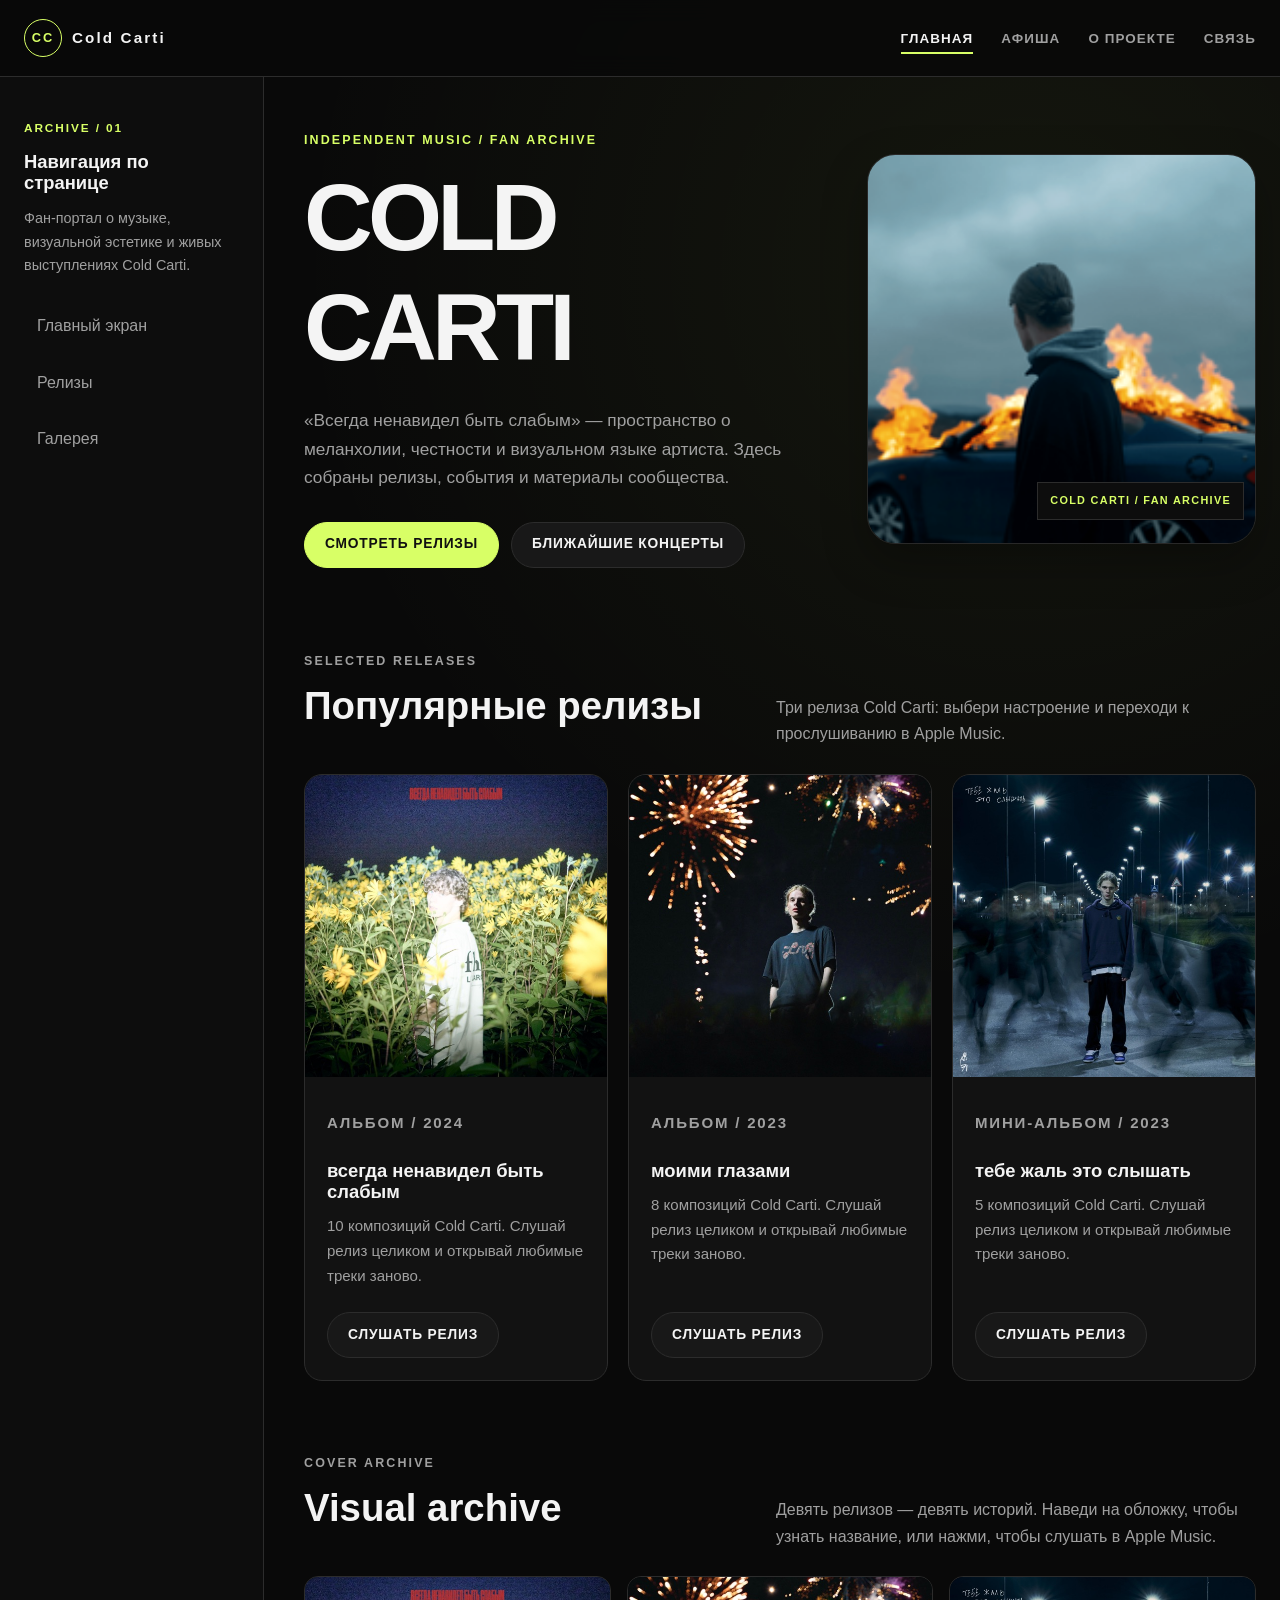
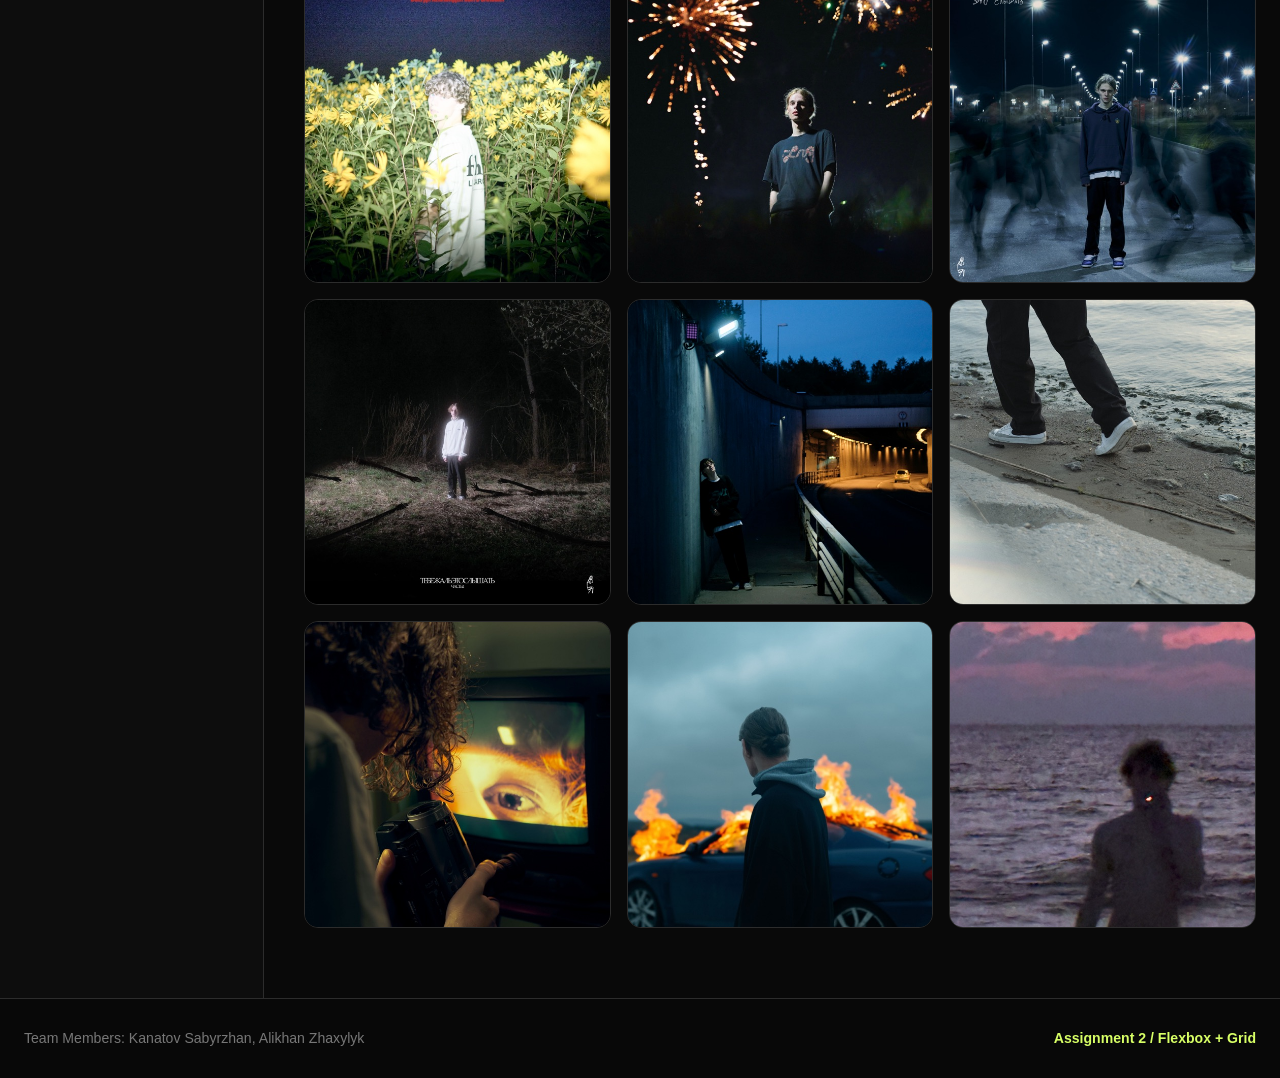
<file: index.html>
<!DOCTYPE html>
<html lang="ru">
<head>
    <meta charset="UTF-8">
    <meta name="viewport" content="width=device-width, initial-scale=1.0">
    <meta name="description" content="Cold Carti fan portal: releases, visual archive and tour information.">
    <title>Cold Carti | Fan Portal</title>
    <link rel="stylesheet" href="style.css">
</head>
<body>
<header id="main-header">
    <div class="header-inner">
        <a class="logo" href="index.html" aria-label="Cold Carti home">
            <span class="logo-mark">CC</span>
            <span>Cold Carti</span>
        </a>
        <nav aria-label="Основная навигация">
            <ul class="nav-menu">
                <li><a class="active" href="index.html">Главная</a></li>
                <li><a href="tour.html">Афиша</a></li>
                <li><a href="about.html">О проекте</a></li>
                <li><a href="contact.html">Связь</a></li>
            </ul>
        </nav>
    </div>
</header>

<aside class="sidebar">
    <div class="sidebar-inner">
        <p class="sidebar-label">Archive / 01</p>
        <h2>Навигация по странице</h2>
        <p>Фан-портал о музыке, визуальной эстетике и живых выступлениях Cold Carti.</p>
        <div class="side-links">
            <a href="#home">Главный экран</a>
            <a href="#releases">Релизы</a>
            <a href="#gallery">Галерея</a>
        </div>
    </div>
</aside>

<main class="page-main">
    <div class="content-wrap">
        <section class="hero" id="home">
            <div class="hero-copy">
                <p class="eyebrow">Independent music / fan archive</p>
                <h1>COLD<br>CARTI</h1>
                <p>«Всегда ненавидел быть слабым» — пространство о меланхолии, честности и визуальном языке артиста. Здесь собраны релизы, события и материалы сообщества.</p>
                <div class="hero-actions">
                    <a class="btn primary" href="#releases">Смотреть релизы</a>
                    <a class="btn" href="tour.html">Ближайшие концерты</a>
                </div>
            </div>
            <div class="hero-art">
                <img src="ywntio.png" alt="Обложка проекта Cold Carti">
            </div>
        </section>

        <section class="section-block" id="releases">
            <div class="section-heading">
                <div>
                    <p class="eyebrow">Selected releases</p>
                    <h2>Популярные релизы</h2>
                </div>
                <p>Три релиза Cold Carti: выбери настроение и переходи к прослушиванию в Apple Music.</p>
            </div>

            <div class="card-row">
                <article class="release-card">
                    <img src="assets/covers/vsegda-nenavidel-byt-slabym.jpg" alt="Обложка релиза Cold Carti — всегда ненавидел быть слабым" width="600" height="600" loading="lazy" decoding="async">
                    <div class="card-body">
                        <p class="card-kicker">Альбом / 2024</p>
                        <h3>всегда ненавидел быть слабым</h3>
                        <p>10 композиций Cold Carti. Слушай релиз целиком и открывай любимые треки заново.</p>
                        <a class="btn" href="https://music.apple.com/us/album/%D0%B2%D1%81%D0%B5%D0%B3%D0%B4%D0%B0-%D0%BD%D0%B5%D0%BD%D0%B0%D0%B2%D0%B8%D0%B4%D0%B5%D0%BB-%D0%B1%D1%8B%D1%82%D1%8C-%D1%81%D0%BB%D0%B0%D0%B1%D1%8B%D0%BC-prod-by-xmindmemories/1889183728?uo=4" target="_blank" rel="noopener noreferrer" aria-label="Слушать всегда ненавидел быть слабым в Apple Music (новая вкладка)">Слушать релиз</a>
                    </div>
                </article>

                <article class="release-card">
                    <img src="assets/covers/moimi-glazami.jpg" alt="Обложка релиза Cold Carti — моими глазами" width="600" height="600" loading="lazy" decoding="async">
                    <div class="card-body">
                        <p class="card-kicker">Альбом / 2023</p>
                        <h3>моими глазами</h3>
                        <p>8 композиций Cold Carti. Слушай релиз целиком и открывай любимые треки заново.</p>
                        <a class="btn" href="https://music.apple.com/us/album/%D0%BC%D0%BE%D0%B8%D0%BC%D0%B8-%D0%B3%D0%BB%D0%B0%D0%B7%D0%B0%D0%BC%D0%B8-prod-by-xmindmemories/1890134839?uo=4" target="_blank" rel="noopener noreferrer" aria-label="Слушать моими глазами в Apple Music (новая вкладка)">Слушать релиз</a>
                    </div>
                </article>

                <article class="release-card">
                    <img src="assets/covers/tebe-zhal-eto-slyshat.jpg" alt="Обложка релиза Cold Carti — тебе жаль это слышать" width="600" height="600" loading="lazy" decoding="async">
                    <div class="card-body">
                        <p class="card-kicker">Мини-альбом / 2023</p>
                        <h3>тебе жаль это слышать</h3>
                        <p>5 композиций Cold Carti. Слушай релиз целиком и открывай любимые треки заново.</p>
                        <a class="btn" href="https://music.apple.com/us/album/%D1%82%D0%B5%D0%B1%D0%B5-%D0%B6%D0%B0%D0%BB%D1%8C-%D1%8D%D1%82%D0%BE-%D1%81%D0%BB%D1%8B%D1%88%D0%B0%D1%82%D1%8C-prod-by-xmindmemories-ep/1893739992?uo=4" target="_blank" rel="noopener noreferrer" aria-label="Слушать тебе жаль это слышать в Apple Music (новая вкладка)">Слушать релиз</a>
                    </div>
                </article>
            </div>
        </section>

        <section class="section-block" id="gallery">
            <div class="section-heading">
                <div>
                    <p class="eyebrow">Cover archive</p>
                    <h2>Visual archive</h2>
                </div>
                <p>Девять релизов — девять историй. Наведи на обложку, чтобы узнать название, или нажми, чтобы слушать в Apple Music.</p>
            </div>

            <div class="gallery-grid">
                <figure class="gallery-item">
                    <a href="https://music.apple.com/us/album/%D0%B2%D1%81%D0%B5%D0%B3%D0%B4%D0%B0-%D0%BD%D0%B5%D0%BD%D0%B0%D0%B2%D0%B8%D0%B4%D0%B5%D0%BB-%D0%B1%D1%8B%D1%82%D1%8C-%D1%81%D0%BB%D0%B0%D0%B1%D1%8B%D0%BC-prod-by-xmindmemories/1889183728?uo=4" target="_blank" rel="noopener noreferrer" aria-label="Слушать всегда ненавидел быть слабым — Cold Carti в Apple Music (новая вкладка)">
                        <img src="assets/covers/vsegda-nenavidel-byt-slabym.jpg" alt="Обложка релиза Cold Carti — всегда ненавидел быть слабым" width="600" height="600" loading="lazy" decoding="async">
                    </a>
                    <figcaption>всегда ненавидел быть слабым <span>2024</span></figcaption>
                </figure>
                <figure class="gallery-item">
                    <a href="https://music.apple.com/us/album/%D0%BC%D0%BE%D0%B8%D0%BC%D0%B8-%D0%B3%D0%BB%D0%B0%D0%B7%D0%B0%D0%BC%D0%B8-prod-by-xmindmemories/1890134839?uo=4" target="_blank" rel="noopener noreferrer" aria-label="Слушать моими глазами — Cold Carti в Apple Music (новая вкладка)">
                        <img src="assets/covers/moimi-glazami.jpg" alt="Обложка релиза Cold Carti — моими глазами" width="600" height="600" loading="lazy" decoding="async">
                    </a>
                    <figcaption>моими глазами <span>2023</span></figcaption>
                </figure>
                <figure class="gallery-item">
                    <a href="https://music.apple.com/us/album/%D1%82%D0%B5%D0%B1%D0%B5-%D0%B6%D0%B0%D0%BB%D1%8C-%D1%8D%D1%82%D0%BE-%D1%81%D0%BB%D1%8B%D1%88%D0%B0%D1%82%D1%8C-prod-by-xmindmemories-ep/1893739992?uo=4" target="_blank" rel="noopener noreferrer" aria-label="Слушать тебе жаль это слышать — Cold Carti в Apple Music (новая вкладка)">
                        <img src="assets/covers/tebe-zhal-eto-slyshat.jpg" alt="Обложка релиза Cold Carti — тебе жаль это слышать" width="600" height="600" loading="lazy" decoding="async">
                    </a>
                    <figcaption>тебе жаль это слышать <span>2023</span></figcaption>
                </figure>
                <figure class="gallery-item">
                    <a href="https://music.apple.com/us/album/%D1%82%D0%B5%D0%B1%D0%B5-%D0%B6%D0%B0%D0%BB%D1%8C-%D1%8D%D1%82%D0%BE-%D1%81%D0%BB%D1%8B%D1%88%D0%B0%D1%82%D1%8C-%D1%87-2-ep/1889122532?uo=4" target="_blank" rel="noopener noreferrer" aria-label="Слушать тебе жаль это слышать, Ч. 2 — Cold Carti в Apple Music (новая вкладка)">
                        <img src="assets/covers/tebe-zhal-eto-slyshat-2.jpg" alt="Обложка релиза Cold Carti — тебе жаль это слышать, Ч. 2" width="600" height="600" loading="lazy" decoding="async">
                    </a>
                    <figcaption>тебе жаль это слышать, Ч. 2 <span>2024</span></figcaption>
                </figure>
                <figure class="gallery-item">
                    <a href="https://music.apple.com/us/album/%D1%81%D0%BA%D0%BE%D1%80%D0%BE-single/1630715590?uo=4" target="_blank" rel="noopener noreferrer" aria-label="Слушать скоро — Cold Carti в Apple Music (новая вкладка)">
                        <img src="assets/covers/skoro.jpg" alt="Обложка релиза Cold Carti — скоро" width="600" height="600" loading="lazy" decoding="async">
                    </a>
                    <figcaption>скоро <span>2022</span></figcaption>
                </figure>
                <figure class="gallery-item">
                    <a href="https://music.apple.com/us/album/%D0%BD%D0%B5-%D1%85%D0%BE%D1%87%D1%83-single/1648867317?uo=4" target="_blank" rel="noopener noreferrer" aria-label="Слушать Не хочу — Cold Carti в Apple Music (новая вкладка)">
                        <img src="assets/covers/ne-hochu.jpg" alt="Обложка релиза Cold Carti — Не хочу" width="600" height="600" loading="lazy" decoding="async">
                    </a>
                    <figcaption>Не хочу <span>2022</span></figcaption>
                </figure>
                <figure class="gallery-item">
                    <a href="https://music.apple.com/us/album/%D0%B4%D0%BE%D0%BC-prod-by-xmindmemories-single/1893861721?uo=4" target="_blank" rel="noopener noreferrer" aria-label="Слушать дом — Cold Carti в Apple Music (новая вкладка)">
                        <img src="assets/covers/dom.jpg" alt="Обложка релиза Cold Carti — дом" width="600" height="600" loading="lazy" decoding="async">
                    </a>
                    <figcaption>дом <span>2023</span></figcaption>
                </figure>
                <figure class="gallery-item">
                    <a href="https://music.apple.com/us/album/%D0%B2%D1%80%D1%8F%D0%B4-%D0%BB%D0%B8-%D1%82%D1%8B-%D0%B2%D1%8B%D0%B2%D0%B5%D0%B7%D0%B5%D1%88%D1%8C-prod-by-xmindmemories-single/1889094362?uo=4" target="_blank" rel="noopener noreferrer" aria-label="Слушать вряд ли ты вывезешь — Cold Carti в Apple Music (новая вкладка)">
                        <img src="assets/covers/vryad-li-ty-vyvezesh.jpg" alt="Обложка релиза Cold Carti — вряд ли ты вывезешь" width="600" height="600" loading="lazy" decoding="async">
                    </a>
                    <figcaption>вряд ли ты вывезешь <span>2023</span></figcaption>
                </figure>
                <figure class="gallery-item">
                    <a href="https://music.apple.com/us/album/%D0%B1%D0%BE%D0%BB%D1%8C%D1%88%D0%B5-%D0%BD%D0%B5-%D0%B1%D1%83%D0%B4%D0%B5%D1%82-%D0%B3%D1%80%D1%83%D1%81%D1%82%D0%BD%D0%BE-single/1889481625?uo=4" target="_blank" rel="noopener noreferrer" aria-label="Слушать больше не будет грустно — Cold Carti в Apple Music (новая вкладка)">
                        <img src="assets/covers/bolshe-ne-budet-grustno.jpg" alt="Обложка релиза Cold Carti — больше не будет грустно" width="600" height="600" loading="lazy" decoding="async">
                    </a>
                    <figcaption>больше не будет грустно <span>2025</span></figcaption>
                </figure>
            </div>
        </section>
    </div>
</main>

<footer>
    <p>Team Members: Kanatov Sabyrzhan, Alikhan Zhaxylyk</p>
    <p class="footer-tag">Assignment 2 / Flexbox + Grid</p>
</footer>
</body>
</html>
</file>
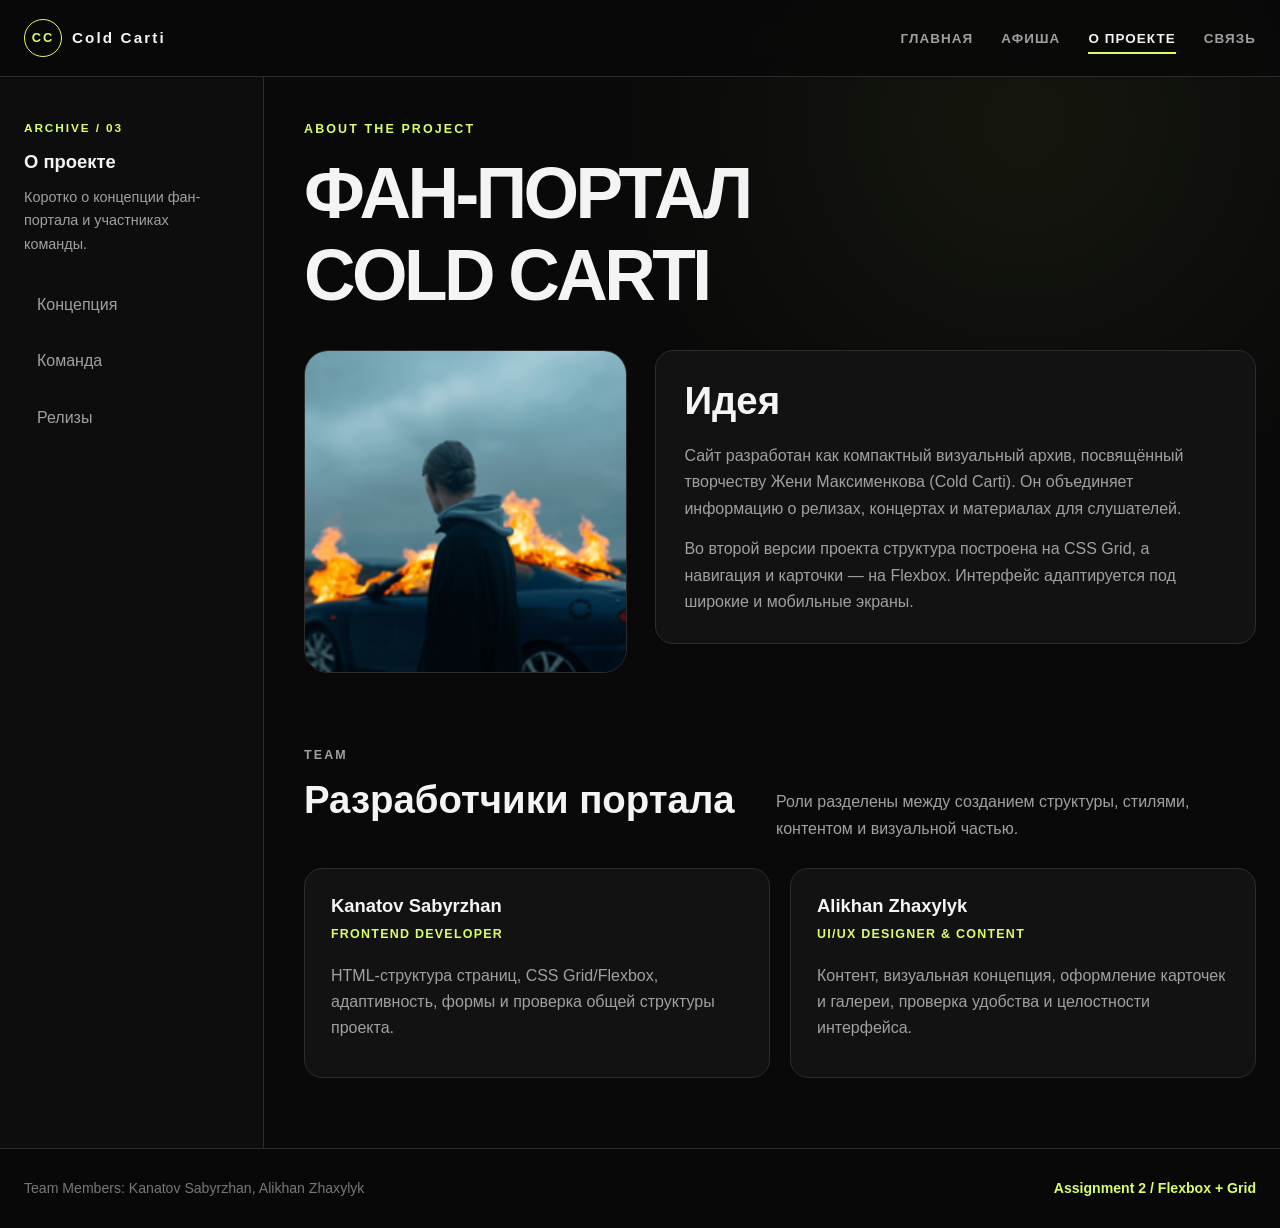
<file: about.html>
<!DOCTYPE html>
<html lang="ru">
<head>
    <meta charset="UTF-8">
    <meta name="viewport" content="width=device-width, initial-scale=1.0">
    <meta name="description" content="About the Cold Carti fan portal and its development team.">
    <title>Cold Carti | О проекте</title>
    <link rel="stylesheet" href="style.css">
</head>
<body>
<header id="main-header">
    <div class="header-inner">
        <a class="logo" href="index.html" aria-label="Cold Carti home">
            <span class="logo-mark">CC</span>
            <span>Cold Carti</span>
        </a>
        <nav aria-label="Основная навигация">
            <ul class="nav-menu">
                <li><a href="index.html">Главная</a></li>
                <li><a href="tour.html">Афиша</a></li>
                <li><a class="active" href="about.html">О проекте</a></li>
                <li><a href="contact.html">Связь</a></li>
            </ul>
        </nav>
    </div>
</header>

<aside class="sidebar">
    <div class="sidebar-inner">
        <p class="sidebar-label">Archive / 03</p>
        <h2>О проекте</h2>
        <p>Коротко о концепции фан-портала и участниках команды.</p>
        <div class="side-links">
            <a href="#story">Концепция</a>
            <a href="#team">Команда</a>
            <a href="index.html#releases">Релизы</a>
        </div>
    </div>
</aside>

<main class="page-main">
    <div class="content-wrap">
        <p class="eyebrow">About the project</p>
        <h1>ФАН-ПОРТАЛ<br>COLD CARTI</h1>

        <section class="about-grid" id="story">
            <img class="about-cover" src="ywntio.png" alt="Обложка Cold Carti">
            <div class="about-panel">
                <h2>Идея</h2>
                <p>Сайт разработан как компактный визуальный архив, посвящённый творчеству Жени Максименкова (Cold Carti). Он объединяет информацию о релизах, концертах и материалах для слушателей.</p>
                <p>Во второй версии проекта структура построена на CSS Grid, а навигация и карточки — на Flexbox. Интерфейс адаптируется под широкие и мобильные экраны.</p>
            </div>
        </section>

        <section class="section-block" id="team">
            <div class="section-heading">
                <div>
                    <p class="eyebrow">Team</p>
                    <h2>Разработчики портала</h2>
                </div>
                <p>Роли разделены между созданием структуры, стилями, контентом и визуальной частью.</p>
            </div>

            <div class="team-grid">
                <article class="team-card">
                    <h3>Kanatov Sabyrzhan</h3>
                    <p class="role">Frontend Developer</p>
                    <p>HTML-структура страниц, CSS Grid/Flexbox, адаптивность, формы и проверка общей структуры проекта.</p>
                </article>
                <article class="team-card">
                    <h3>Alikhan Zhaxylyk</h3>
                    <p class="role">UI/UX Designer & Content</p>
                    <p>Контент, визуальная концепция, оформление карточек и галереи, проверка удобства и целостности интерфейса.</p>
                </article>
            </div>
        </section>
    </div>
</main>

<footer>
    <p>Team Members: Kanatov Sabyrzhan, Alikhan Zhaxylyk</p>
    <p class="footer-tag">Assignment 2 / Flexbox + Grid</p>
</footer>
</body>
</html>
</file>
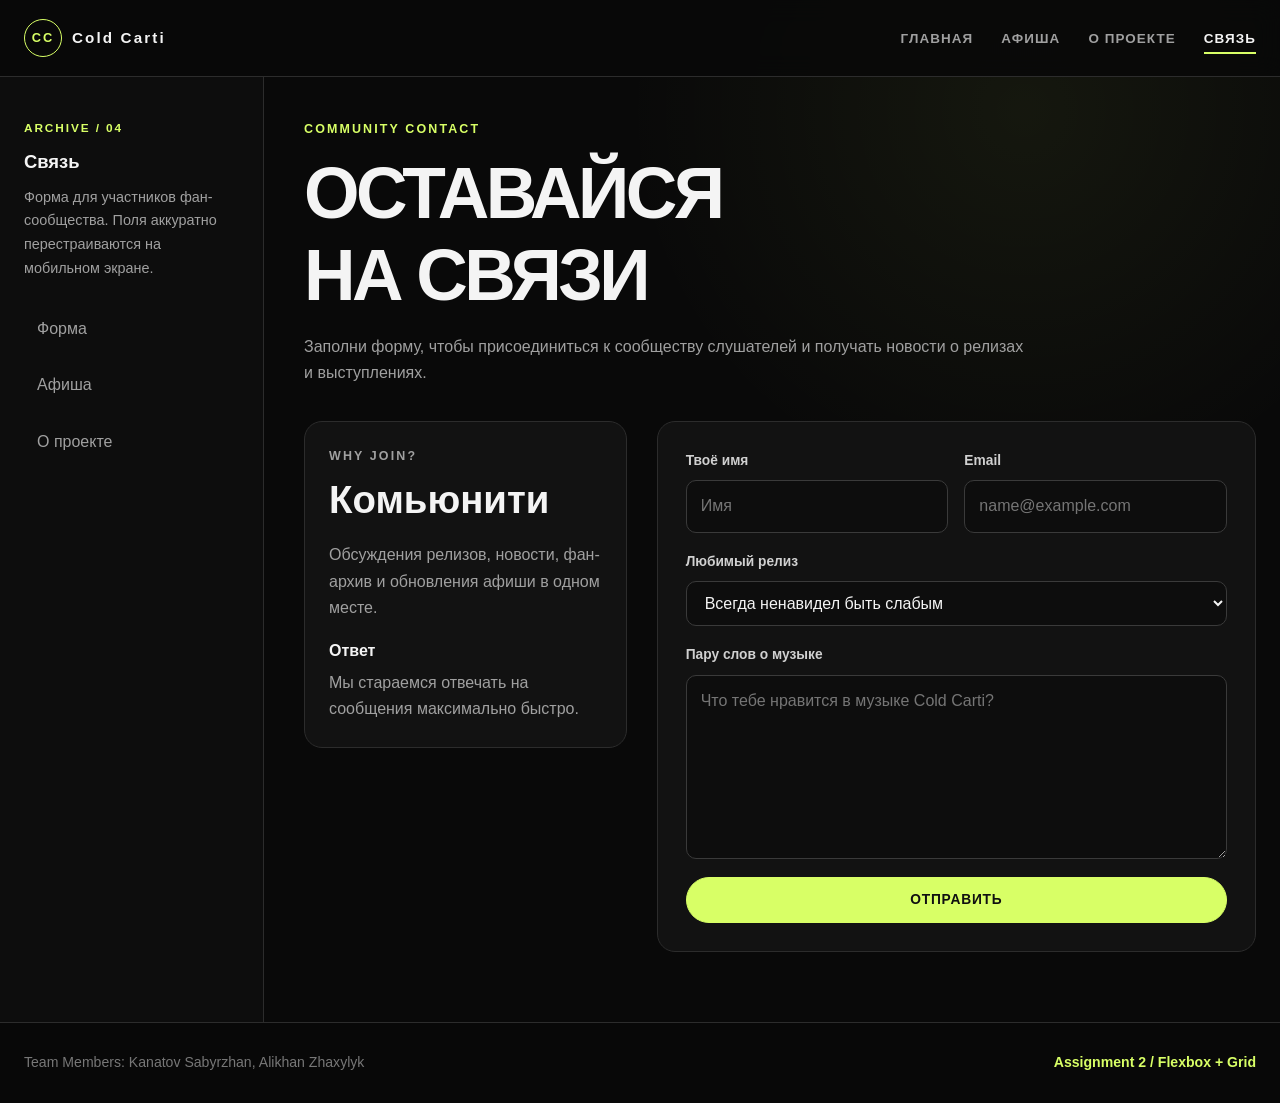
<file: contact.html>
<!DOCTYPE html>
<html lang="ru">
<head>
    <meta charset="UTF-8">
    <meta name="viewport" content="width=device-width, initial-scale=1.0">
    <meta name="description" content="Contact form for the Cold Carti fan community.">
    <title>Cold Carti | Связь</title>
    <link rel="stylesheet" href="style.css">
</head>
<body>
<header id="main-header">
    <div class="header-inner">
        <a class="logo" href="index.html" aria-label="Cold Carti home">
            <span class="logo-mark">CC</span>
            <span>Cold Carti</span>
        </a>
        <nav aria-label="Основная навигация">
            <ul class="nav-menu">
                <li><a href="index.html">Главная</a></li>
                <li><a href="tour.html">Афиша</a></li>
                <li><a href="about.html">О проекте</a></li>
                <li><a class="active" href="contact.html">Связь</a></li>
            </ul>
        </nav>
    </div>
</header>

<aside class="sidebar">
    <div class="sidebar-inner">
        <p class="sidebar-label">Archive / 04</p>
        <h2>Связь</h2>
        <p>Форма для участников фан-сообщества. Поля аккуратно перестраиваются на мобильном экране.</p>
        <div class="side-links">
            <a href="#form">Форма</a>
            <a href="tour.html">Афиша</a>
            <a href="about.html">О проекте</a>
        </div>
    </div>
</aside>

<main class="page-main">
    <div class="content-wrap">
        <p class="eyebrow">Community contact</p>
        <h1>ОСТАВАЙСЯ<br>НА СВЯЗИ</h1>
        <p class="intro-text">Заполни форму, чтобы присоединиться к сообществу слушателей и получать новости о релизах и выступлениях.</p>

        <section class="contact-layout" id="form">
            <div class="contact-note">
                <p class="eyebrow">Why join?</p>
                <h2>Комьюнити</h2>
                <p>Обсуждения релизов, новости, фан-архив и обновления афиши в одном месте.</p>
                <strong>Ответ</strong>
                <p>Мы стараемся отвечать на сообщения максимально быстро.</p>
            </div>

            <form action="#" method="get" class="booking-form">
                <div class="form-row">
                    <div class="form-group">
                        <label for="name">Твоё имя</label>
                        <input type="text" id="name" name="name" placeholder="Имя" required>
                    </div>
                    <div class="form-group">
                        <label for="email">Email</label>
                        <input type="email" id="email" name="email" placeholder="name@example.com" required>
                    </div>
                </div>

                <div class="form-group">
                    <label for="album">Любимый релиз</label>
                    <select id="album" name="album">
                        <option value="weak">Всегда ненавидел быть слабым</option>
                        <option value="eyes">Моими глазами</option>
                        <option value="sorry">Тебе жаль это слышать</option>
                    </select>
                </div>

                <div class="form-group">
                    <label for="message">Пару слов о музыке</label>
                    <textarea id="message" name="message" rows="6" placeholder="Что тебе нравится в музыке Cold Carti?"></textarea>
                </div>

                <button type="submit" class="btn primary">Отправить</button>
            </form>
        </section>
    </div>
</main>

<footer>
    <p>Team Members: Kanatov Sabyrzhan, Alikhan Zhaxylyk</p>
    <p class="footer-tag">Assignment 2 / Flexbox + Grid</p>
</footer>
</body>
</html>
</file>
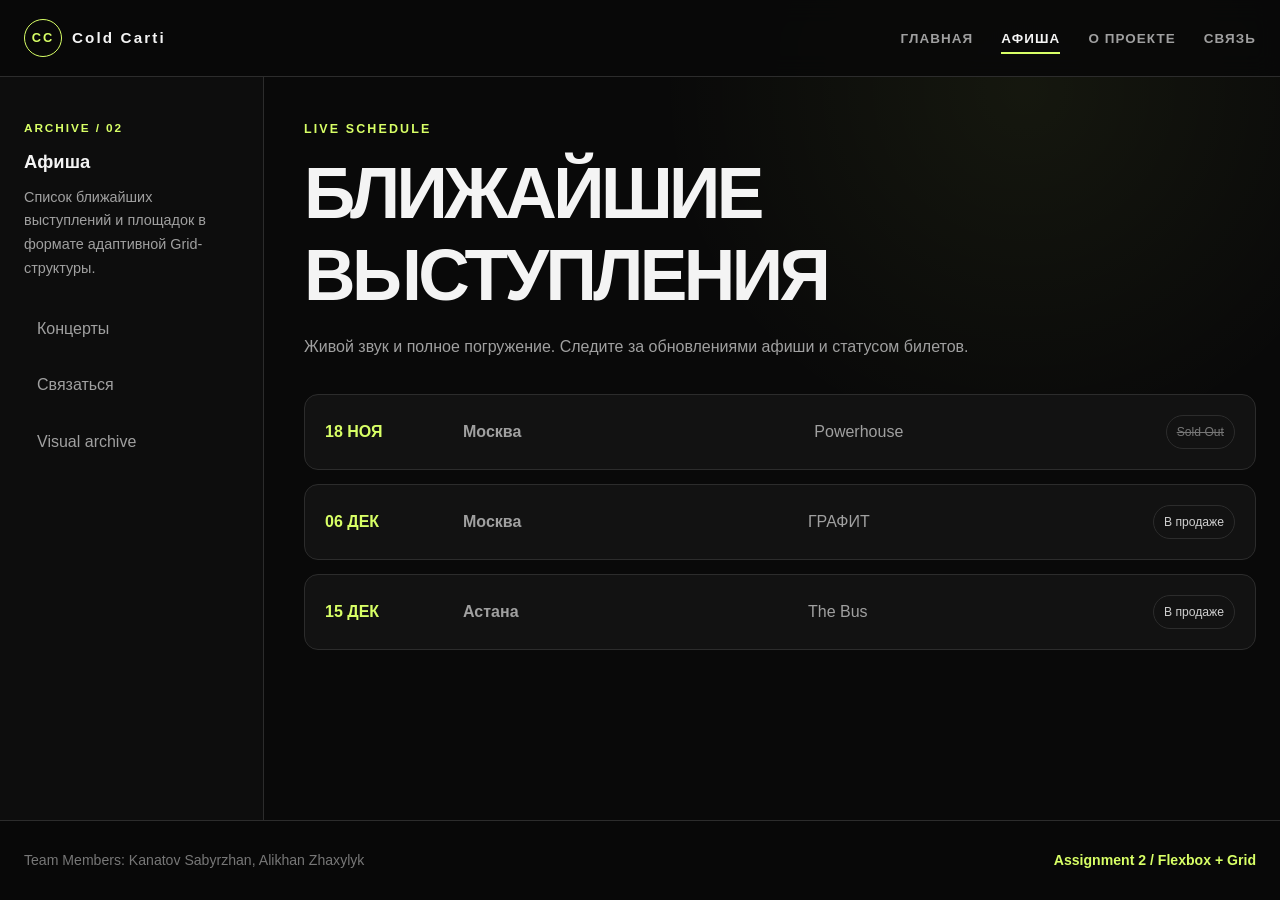
<file: tour.html>
<!DOCTYPE html>
<html lang="ru">
<head>
    <meta charset="UTF-8">
    <meta name="viewport" content="width=device-width, initial-scale=1.0">
    <meta name="description" content="Cold Carti tour dates and event information.">
    <title>Cold Carti | Афиша</title>
    <link rel="stylesheet" href="style.css">
</head>
<body>
<header id="main-header">
    <div class="header-inner">
        <a class="logo" href="index.html" aria-label="Cold Carti home">
            <span class="logo-mark">CC</span>
            <span>Cold Carti</span>
        </a>
        <nav aria-label="Основная навигация">
            <ul class="nav-menu">
                <li><a href="index.html">Главная</a></li>
                <li><a class="active" href="tour.html">Афиша</a></li>
                <li><a href="about.html">О проекте</a></li>
                <li><a href="contact.html">Связь</a></li>
            </ul>
        </nav>
    </div>
</header>

<aside class="sidebar">
    <div class="sidebar-inner">
        <p class="sidebar-label">Archive / 02</p>
        <h2>Афиша</h2>
        <p>Список ближайших выступлений и площадок в формате адаптивной Grid-структуры.</p>
        <div class="side-links">
            <a href="#tour-list">Концерты</a>
            <a href="contact.html">Связаться</a>
            <a href="index.html#gallery">Visual archive</a>
        </div>
    </div>
</aside>

<main class="page-main">
    <div class="content-wrap">
        <p class="eyebrow">Live schedule</p>
        <h1>БЛИЖАЙШИЕ<br>ВЫСТУПЛЕНИЯ</h1>
        <p class="intro-text">Живой звук и полное погружение. Следите за обновлениями афиши и статусом билетов.</p>

        <section class="tour-list" id="tour-list" aria-label="Список концертов">
            <article class="tour-row">
                <div class="tour-date">18 НОЯ</div>
                <div class="tour-city"><strong>Москва</strong></div>
                <div class="tour-venue">Powerhouse</div>
                <div class="status sold-out">Sold Out</div>
            </article>
            <article class="tour-row">
                <div class="tour-date">06 ДЕК</div>
                <div class="tour-city"><strong>Москва</strong></div>
                <div class="tour-venue">ГРАФИТ</div>
                <div class="status">В продаже</div>
            </article>
            <article class="tour-row">
                <div class="tour-date">15 ДЕК</div>
                <div class="tour-city"><strong>Астана</strong></div>
                <div class="tour-venue">The Bus</div>
                <div class="status">В продаже</div>
            </article>
        </section>
    </div>
</main>

<footer>
    <p>Team Members: Kanatov Sabyrzhan, Alikhan Zhaxylyk</p>
    <p class="footer-tag">Assignment 2 / Flexbox + Grid</p>
</footer>
</body>
</html>
</file>
<file: style.css>
/* =========================================================
   Assignment 2 - Advanced CSS: Flexbox & Grid
   Project: Cold Carti fan portal
   ========================================================= */

* {
    margin: 0;
    padding: 0;
    box-sizing: border-box;
}

:root {
    --bg: #090909;
    --surface: #121212;
    --surface-2: #181818;
    --surface-3: #202020;
    --text: #f4f4f4;
    --muted: #a0a0a0;
    --border: #2c2c2c;
    --accent: #d8ff66;
    --accent-dark: #a9cc3e;
    --radius: 18px;
    --shadow: 0 18px 45px rgba(0, 0, 0, 0.28);
    --page-gutter: max(24px, calc((100vw - 1400px) / 2));
}

html {
    scroll-behavior: smooth;
}

body {
    min-height: 100vh;
    background:
        radial-gradient(circle at 80% 10%, rgba(216, 255, 102, 0.06), transparent 28%),
        var(--bg);
    color: var(--text);
    font-family: Arial, Helvetica, sans-serif;
    line-height: 1.65;

    /* Task 3: parent Grid container with named areas */
    display: grid;
    grid-template-columns: calc(var(--page-gutter) + 240px) minmax(0, 1fr);
    grid-template-rows: auto 1fr auto;
    grid-template-areas:
        "header header"
        "sidebar main"
        "footer footer";
}

img {
    max-width: 100%;
}

a {
    color: inherit;
}

button,
input,
select,
textarea {
    font: inherit;
}

/* =========================================================
   Task 1: Flexbox Navigation
   logo on the left, links on the right
   ========================================================= */
#main-header {
    grid-area: header;
    position: sticky;
    top: 0;
    z-index: 20;
    border-bottom: 1px solid var(--border);
    background: rgba(9, 9, 9, 0.93);
    backdrop-filter: blur(12px);
}

.header-inner {
    width: min(1400px, calc(100% - 48px));
    min-height: 76px;
    margin: 0 auto;
    display: flex;
    align-items: center;
    justify-content: space-between;
    gap: 28px;
}

.logo {
    display: inline-flex;
    align-items: center;
    gap: 10px;
    text-decoration: none;
    font-size: 0.95rem;
    font-weight: 800;
    letter-spacing: 0.14em;
    white-space: nowrap;
}

.logo-mark {
    display: inline-grid;
    place-items: center;
    width: 38px;
    height: 38px;
    border: 1px solid var(--accent);
    border-radius: 50%;
    color: var(--accent);
    font-size: 0.8rem;
}

.nav-menu {
    display: flex;
    align-items: center;
    justify-content: flex-end;
    gap: 28px;
    list-style: none;
}

.nav-menu a {
    position: relative;
    color: var(--muted);
    text-decoration: none;
    font-size: 0.84rem;
    font-weight: 700;
    letter-spacing: 0.08em;
    text-transform: uppercase;
    transition: color 0.25s ease;
}

.nav-menu a::after {
    content: "";
    position: absolute;
    left: 0;
    bottom: -8px;
    width: 100%;
    height: 2px;
    background: var(--accent);
    transform: scaleX(0);
    transform-origin: left;
    transition: transform 0.25s ease;
}

.nav-menu a:hover,
.nav-menu a.active {
    color: var(--text);
}

.nav-menu a:hover::after,
.nav-menu a.active::after {
    transform: scaleX(1);
}

/* =========================================================
   Task 3: Grid Areas - Sidebar / Main / Footer
   ========================================================= */
.sidebar {
    grid-area: sidebar;
    min-width: 0;
    padding: 42px 28px 42px var(--page-gutter);
    border-right: 1px solid var(--border);
    background: #0d0d0d;
}

.sidebar-inner {
    position: sticky;
    top: 112px;
}

.sidebar-label {
    margin-bottom: 12px;
    color: var(--accent);
    font-size: 0.74rem;
    font-weight: 800;
    letter-spacing: 0.16em;
    text-transform: uppercase;
}

.sidebar h2 {
    margin-bottom: 14px;
    font-size: 1.15rem;
}

.sidebar p:not(.sidebar-label) {
    color: var(--muted);
    font-size: 0.9rem;
}

.side-links {
    display: flex;
    flex-direction: column;
    gap: 8px;
    margin-top: 24px;
}

.side-links a {
    padding: 10px 12px;
    border: 1px solid transparent;
    border-radius: 10px;
    color: var(--muted);
    text-decoration: none;
    transition: 0.25s ease;
}

.side-links a:hover {
    border-color: var(--border);
    background: var(--surface);
    color: var(--text);
    transform: translateX(4px);
}

.page-main {
    grid-area: main;
    min-width: 0;
    padding: 42px var(--page-gutter) 70px 40px;
}

.content-wrap {
    width: 100%;
    container-type: inline-size;
}

footer {
    grid-area: footer;
    display: flex;
    align-items: center;
    justify-content: space-between;
    gap: 24px;
    padding: 28px var(--page-gutter);
    border-top: 1px solid var(--border);
    color: #777;
    background: #080808;
    font-size: 0.88rem;
}

.footer-tag {
    color: var(--accent);
    font-weight: 700;
}

/* =========================================================
   Common content
   ========================================================= */
.eyebrow {
    margin-bottom: 12px;
    color: var(--accent);
    font-size: 0.78rem;
    font-weight: 800;
    letter-spacing: 0.17em;
    text-transform: uppercase;
}

h1,
h2,
h3 {
    line-height: 1.15;
}

h1 {
    max-width: 850px;
    font-size: clamp(2rem, 7.5cqi, 5.2rem);
    letter-spacing: -0.05em;
    overflow-wrap: anywhere;
}

h2 {
    margin-bottom: 20px;
    font-size: clamp(1.65rem, 3vw, 2.4rem);
}

h3 {
    font-size: 1.15rem;
}

.section-block {
    margin-top: 72px;
    scroll-margin-top: 110px;
}

.hero {
    display: grid;
    grid-template-columns: minmax(0, 1.15fr) minmax(0, 0.85fr);
    align-items: center;
    gap: 36px;
    min-height: 460px;
    scroll-margin-top: 110px;
}

.hero h1 {
    font-size: clamp(3.5rem, 10cqi, 6.2rem);
}

.hero-copy p:not(.eyebrow) {
    max-width: 680px;
    margin-top: 24px;
    color: var(--muted);
    font-size: 1.08rem;
}

.hero-actions {
    display: flex;
    flex-wrap: wrap;
    gap: 12px;
    margin-top: 30px;
}

.btn {
    display: inline-flex;
    align-items: center;
    justify-content: center;
    min-height: 46px;
    padding: 0 20px;
    border: 1px solid var(--border);
    border-radius: 999px;
    background: var(--surface-2);
    color: var(--text);
    text-decoration: none;
    font-size: 0.86rem;
    font-weight: 800;
    letter-spacing: 0.06em;
    text-transform: uppercase;
    cursor: pointer;
    transition: transform 0.25s ease, border-color 0.25s ease, background 0.25s ease;
}

.btn:hover {
    transform: translateY(-2px);
    border-color: var(--accent);
}

.btn.primary {
    border-color: var(--accent);
    background: var(--accent);
    color: #101010;
}

.btn.primary:hover {
    background: var(--accent-dark);
}

.hero-art {
    position: relative;
}

.hero-art img {
    display: block;
    width: 100%;
    aspect-ratio: 1 / 1;
    object-fit: cover;
    border: 1px solid var(--border);
    border-radius: 28px;
    box-shadow: var(--shadow);
    filter: saturate(0.82) contrast(1.05);
}

.hero-art::before {
    content: "COLD CARTI / FAN ARCHIVE";
    position: absolute;
    right: 12px;
    bottom: 24px;
    z-index: 1;
    padding: 9px 12px;
    border: 1px solid var(--border);
    background: #0d0d0d;
    color: var(--accent);
    font-size: 0.68rem;
    font-weight: 800;
    letter-spacing: 0.12em;
}

.section-heading {
    display: flex;
    align-items: end;
    justify-content: space-between;
    gap: 20px;
    margin-bottom: 26px;
}

.section-heading p {
    max-width: 480px;
    color: var(--muted);
}

/* =========================================================
   Task 2: Flexbox Card Row
   at least 3 cards, equal height, gap, hover
   ========================================================= */
.card-row {
    display: flex;
    align-items: stretch;
    gap: 20px;
}

.release-card {
    flex: 1 1 0;
    min-width: 0;
    display: flex;
    flex-direction: column;
    overflow: hidden;
    border: 1px solid var(--border);
    border-radius: var(--radius);
    background: var(--surface);
    transition: transform 0.28s ease, box-shadow 0.28s ease, border-color 0.28s ease;
}

.release-card:hover {
    transform: translateY(-8px);
    border-color: #4b4b4b;
    box-shadow: var(--shadow);
}

.release-card img {
    display: block;
    width: 100%;
    height: auto;
    aspect-ratio: 1;
    object-fit: cover;
}

.card-body {
    flex: 1;
    display: flex;
    flex-direction: column;
    padding: 22px;
}

.card-kicker {
    margin-bottom: 8px;
    color: var(--accent);
    font-size: 0.72rem;
    font-weight: 800;
    letter-spacing: 0.12em;
    text-transform: uppercase;
}

.card-body p {
    margin: 12px 0 24px;
    color: var(--muted);
    font-size: 0.94rem;
}

.card-body .btn {
    margin-top: auto;
    align-self: flex-start;
}

/* =========================================================
   Task 4: CSS Grid Image Gallery
   9 images + consistent gaps + hover captions
   ========================================================= */
.gallery-grid {
    display: grid;
    grid-template-columns: repeat(3, minmax(0, 1fr));
    grid-auto-rows: auto;
    gap: 16px;
}

.gallery-item {
    position: relative;
    aspect-ratio: 1;
    overflow: hidden;
    border: 1px solid var(--border);
    border-radius: 14px;
    background: var(--surface);
}

.gallery-item a {
    display: block;
    height: 100%;
}

.gallery-item:focus-within {
    outline: 2px solid var(--accent);
    outline-offset: 4px;
}

.gallery-item img {
    display: block;
    width: 100%;
    height: 100%;
    object-fit: cover;
    transition: transform 0.4s ease, filter 0.4s ease;
}

.gallery-item figcaption {
    position: absolute;
    inset: auto 0 0;
    padding: 48px 16px 14px;
    background: linear-gradient(transparent, rgba(0, 0, 0, 0.92));
    color: #fff;
    font-size: 0.86rem;
    font-weight: 700;
    letter-spacing: 0.04em;
    transform: translateY(100%);
    transition: transform 0.32s ease;
    pointer-events: none;
}

.gallery-item figcaption span {
    display: block;
    margin-top: 4px;
    color: var(--accent);
    font-size: 0.75rem;
}

.gallery-item:hover img,
.gallery-item:focus-within img {
    transform: scale(1.03);
}

.gallery-item:hover figcaption,
.gallery-item:focus-within figcaption {
    transform: translateY(0);
}

@media (hover: none) {
    .gallery-item figcaption {
        transform: translateY(0);
    }
}

/* =========================================================
   Tour page
   ========================================================= */
.intro-text {
    max-width: 720px;
    margin-top: 18px;
    color: var(--muted);
}

.tour-list {
    display: grid;
    gap: 14px;
    margin-top: 34px;
}

.tour-row {
    display: grid;
    grid-template-columns: 120px 1fr 1fr auto;
    align-items: center;
    gap: 18px;
    padding: 20px;
    border: 1px solid var(--border);
    border-radius: 14px;
    background: var(--surface);
    transition: transform 0.25s ease, border-color 0.25s ease;
}

.tour-row:hover {
    transform: translateX(5px);
    border-color: #454545;
}

.tour-date {
    color: var(--accent);
    font-weight: 800;
}

.tour-venue,
.tour-city {
    color: var(--muted);
}

.status {
    padding: 6px 10px;
    border: 1px solid var(--border);
    border-radius: 999px;
    color: #cfcfcf;
    font-size: 0.76rem;
    white-space: nowrap;
}

.status.sold-out {
    color: #767676;
    text-decoration: line-through;
}

/* =========================================================
   About page
   ========================================================= */
.about-grid {
    display: grid;
    grid-template-columns: 0.7fr 1.3fr;
    gap: 28px;
    align-items: start;
    margin-top: 34px;
}

.about-cover {
    width: 100%;
    aspect-ratio: 1 / 1;
    object-fit: cover;
    border-radius: 24px;
    border: 1px solid var(--border);
}

.about-panel {
    padding: 28px;
    border: 1px solid var(--border);
    border-radius: var(--radius);
    background: var(--surface);
}

.about-panel p + p {
    margin-top: 14px;
}

.about-panel p {
    color: var(--muted);
}

.team-grid {
    display: grid;
    grid-template-columns: repeat(2, minmax(0, 1fr));
    gap: 20px;
}

.team-card {
    min-height: 210px;
    padding: 26px;
    border: 1px solid var(--border);
    border-radius: var(--radius);
    background: var(--surface);
}

.team-card .role {
    margin: 8px 0 18px;
    color: var(--accent);
    font-size: 0.78rem;
    font-weight: 800;
    letter-spacing: 0.1em;
    text-transform: uppercase;
}

.team-card p:last-child {
    color: var(--muted);
}

/* =========================================================
   Contact page
   ========================================================= */
.contact-layout {
    display: grid;
    grid-template-columns: minmax(0, 0.7fr) minmax(320px, 1.3fr);
    gap: 30px;
    align-items: start;
    margin-top: 34px;
}

.contact-note {
    padding: 24px;
    border: 1px solid var(--border);
    border-radius: var(--radius);
    background: var(--surface);
}

.contact-note p {
    color: var(--muted);
}

.contact-note strong {
    display: block;
    margin: 16px 0 6px;
    color: var(--text);
}

.booking-form {
    display: grid;
    gap: 18px;
    padding: 28px;
    border: 1px solid var(--border);
    border-radius: var(--radius);
    background: var(--surface);
}

.form-row {
    display: grid;
    grid-template-columns: repeat(2, minmax(0, 1fr));
    gap: 16px;
}

.form-group {
    display: grid;
    gap: 8px;
}

.form-group label {
    color: #d0d0d0;
    font-size: 0.86rem;
    font-weight: 700;
}

.form-group input,
.form-group select,
.form-group textarea {
    width: 100%;
    border: 1px solid #3a3a3a;
    border-radius: 10px;
    outline: none;
    background: #0d0d0d;
    color: var(--text);
    padding: 12px 14px;
    transition: border-color 0.2s ease, box-shadow 0.2s ease;
}

.form-group textarea {
    resize: vertical;
}

.form-group input:focus,
.form-group select:focus,
.form-group textarea:focus {
    border-color: var(--accent);
    box-shadow: 0 0 0 3px rgba(216, 255, 102, 0.08);
}

/* =========================================================
   Responsiveness
   ========================================================= */
@media (max-width: 1100px) {
    .hero {
        grid-template-columns: 1fr;
        min-height: 0;
    }

    .hero-art {
        width: 100%;
        max-width: 420px;
    }

    .contact-layout {
        grid-template-columns: 1fr;
    }
}

@media (max-width: 980px) {
    body {
        grid-template-columns: 190px minmax(0, 1fr);
    }

    .sidebar {
        padding-left: 20px;
        padding-right: 20px;
    }

    .page-main {
        padding-left: 24px;
    }

    .card-row {
        flex-wrap: wrap;
    }

    .release-card {
        flex: 1 1 calc(50% - 20px);
        min-width: min(250px, 100%);
    }

    .gallery-grid {
        grid-template-columns: repeat(2, minmax(0, 1fr));
    }

    .tour-row {
        grid-template-columns: 100px 1fr auto;
    }

    .tour-venue {
        display: none;
    }
}

@media (max-width: 760px) {
    body {
        grid-template-columns: 1fr;
        grid-template-rows: auto auto 1fr auto;
        grid-template-areas:
            "header"
            "sidebar"
            "main"
            "footer";
    }

    #main-header {
        position: static;
    }

    .header-inner {
        min-height: auto;
        padding: 18px 0;
        align-items: flex-start;
        flex-direction: column;
    }

    .nav-menu {
        width: 100%;
        justify-content: flex-start;
        flex-wrap: wrap;
        gap: 14px 22px;
    }

    .nav-menu a::after {
        bottom: -4px;
    }

    .sidebar {
        padding: 20px 5%;
        border-right: 0;
        border-bottom: 1px solid var(--border);
    }

    .sidebar-inner {
        position: static;
    }

    .sidebar p {
        max-width: 640px;
    }

    .side-links {
        flex-direction: row;
        flex-wrap: wrap;
        margin-top: 14px;
    }

    .side-links a:hover {
        transform: translateY(-2px);
    }

    .page-main {
        padding: 38px 5% 56px;
    }

    .hero {
        grid-template-columns: 1fr;
        min-height: 0;
    }

    .hero-art {
        max-width: 480px;
    }

    .hero-art::before {
        right: 10px;
    }

    .section-heading {
        align-items: flex-start;
        flex-direction: column;
    }

    .about-grid,
    .contact-layout {
        grid-template-columns: 1fr;
    }

    footer {
        align-items: flex-start;
        flex-direction: column;
        padding: 24px 5%;
    }
}

@media (max-width: 520px) {
    h1 {
        font-size: clamp(1.8rem, 7.5cqi, 2.5rem);
    }

    .card-row {
        flex-direction: column;
    }

    .release-card {
        min-width: 0;
    }

    .gallery-grid {
        grid-template-columns: 1fr;
    }

    .tour-row {
        grid-template-columns: 1fr;
        gap: 7px;
    }

    .tour-venue {
        display: block;
    }

    .status {
        justify-self: start;
    }

    .team-grid,
    .form-row {
        grid-template-columns: 1fr;
    }
}
</file>
